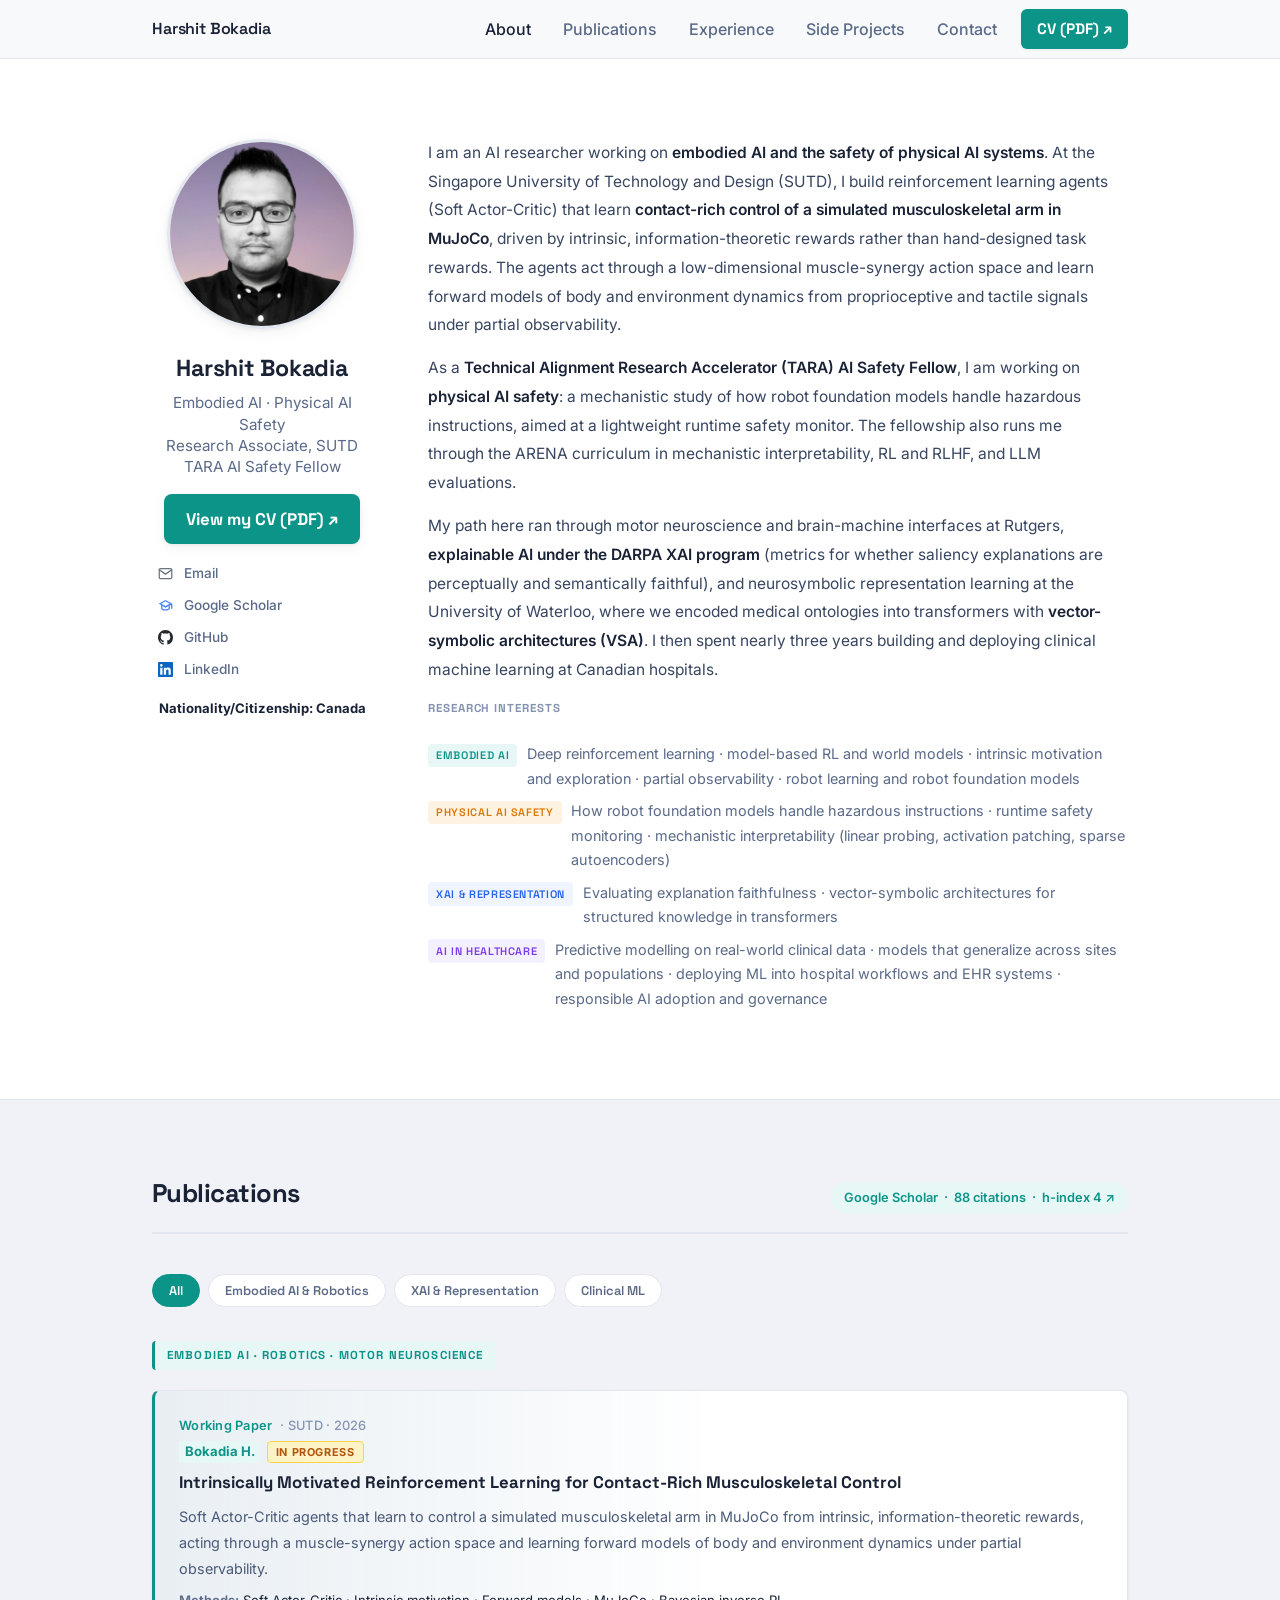
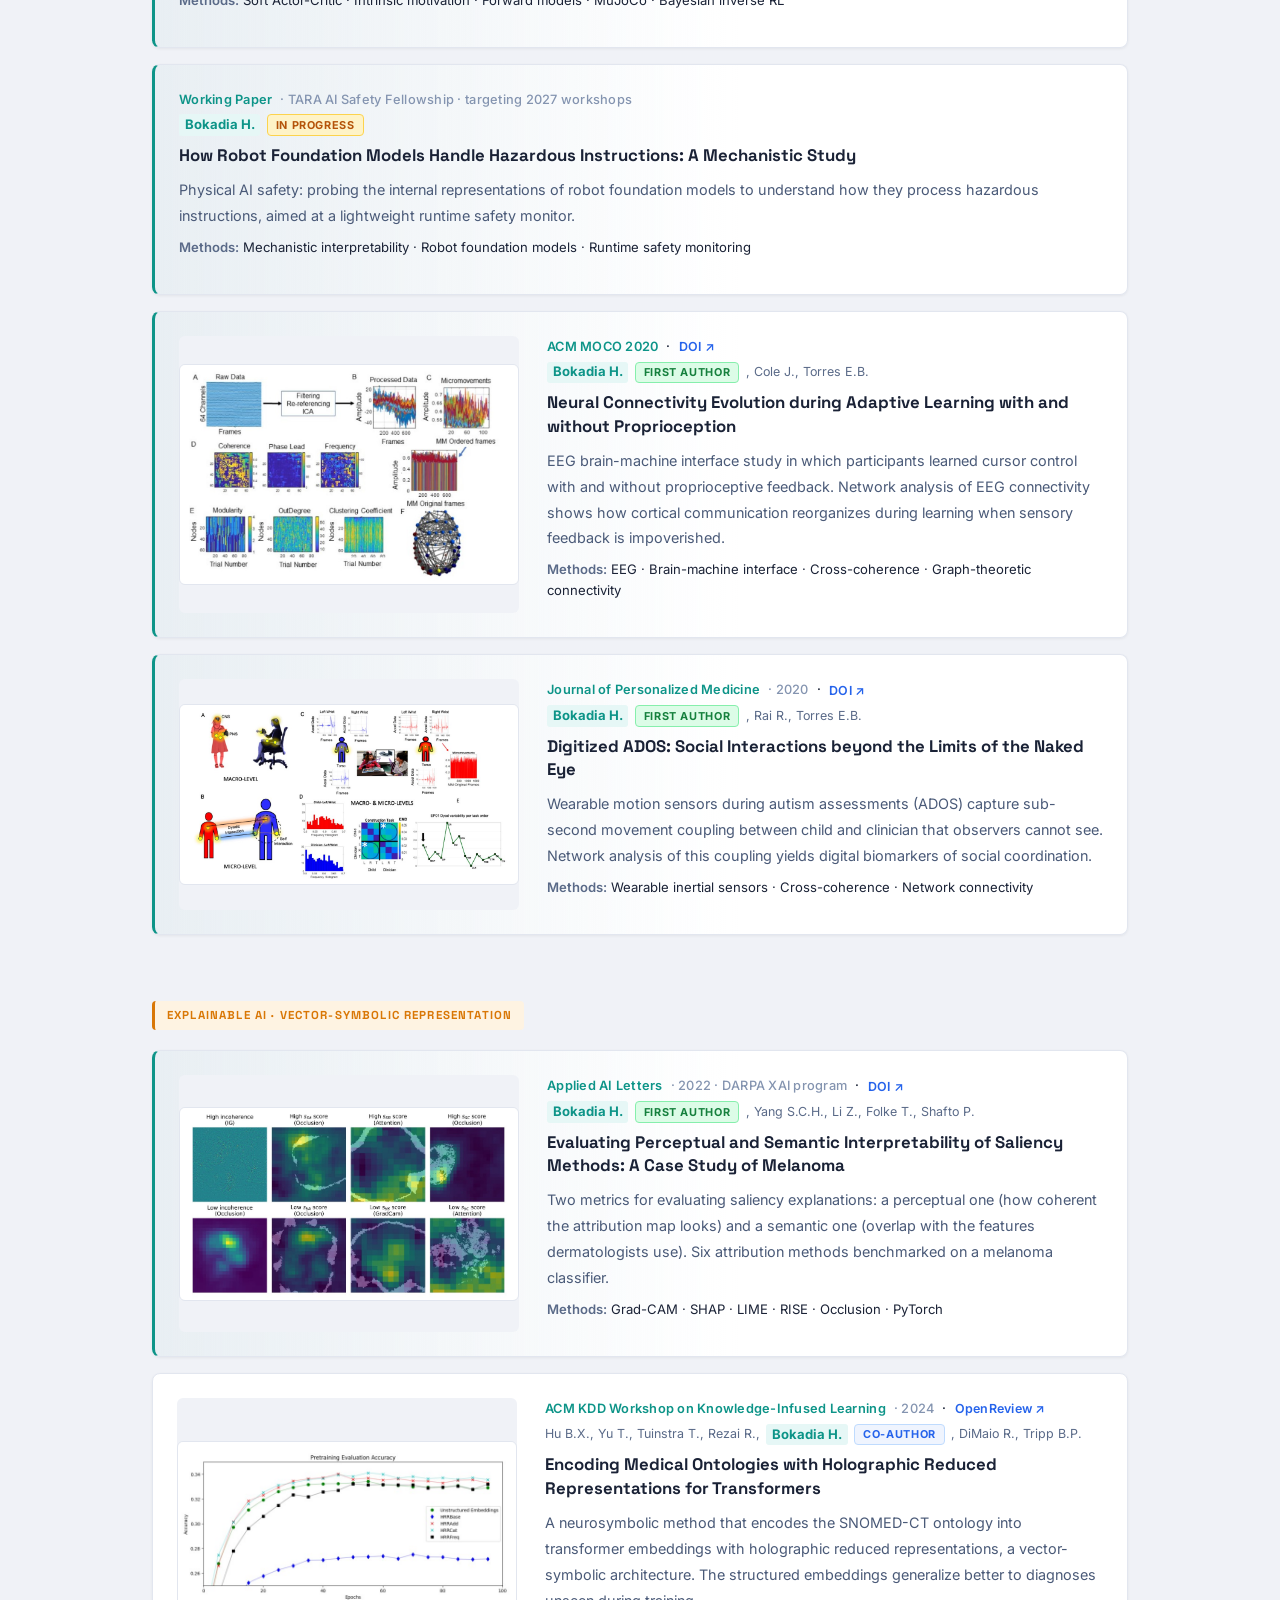
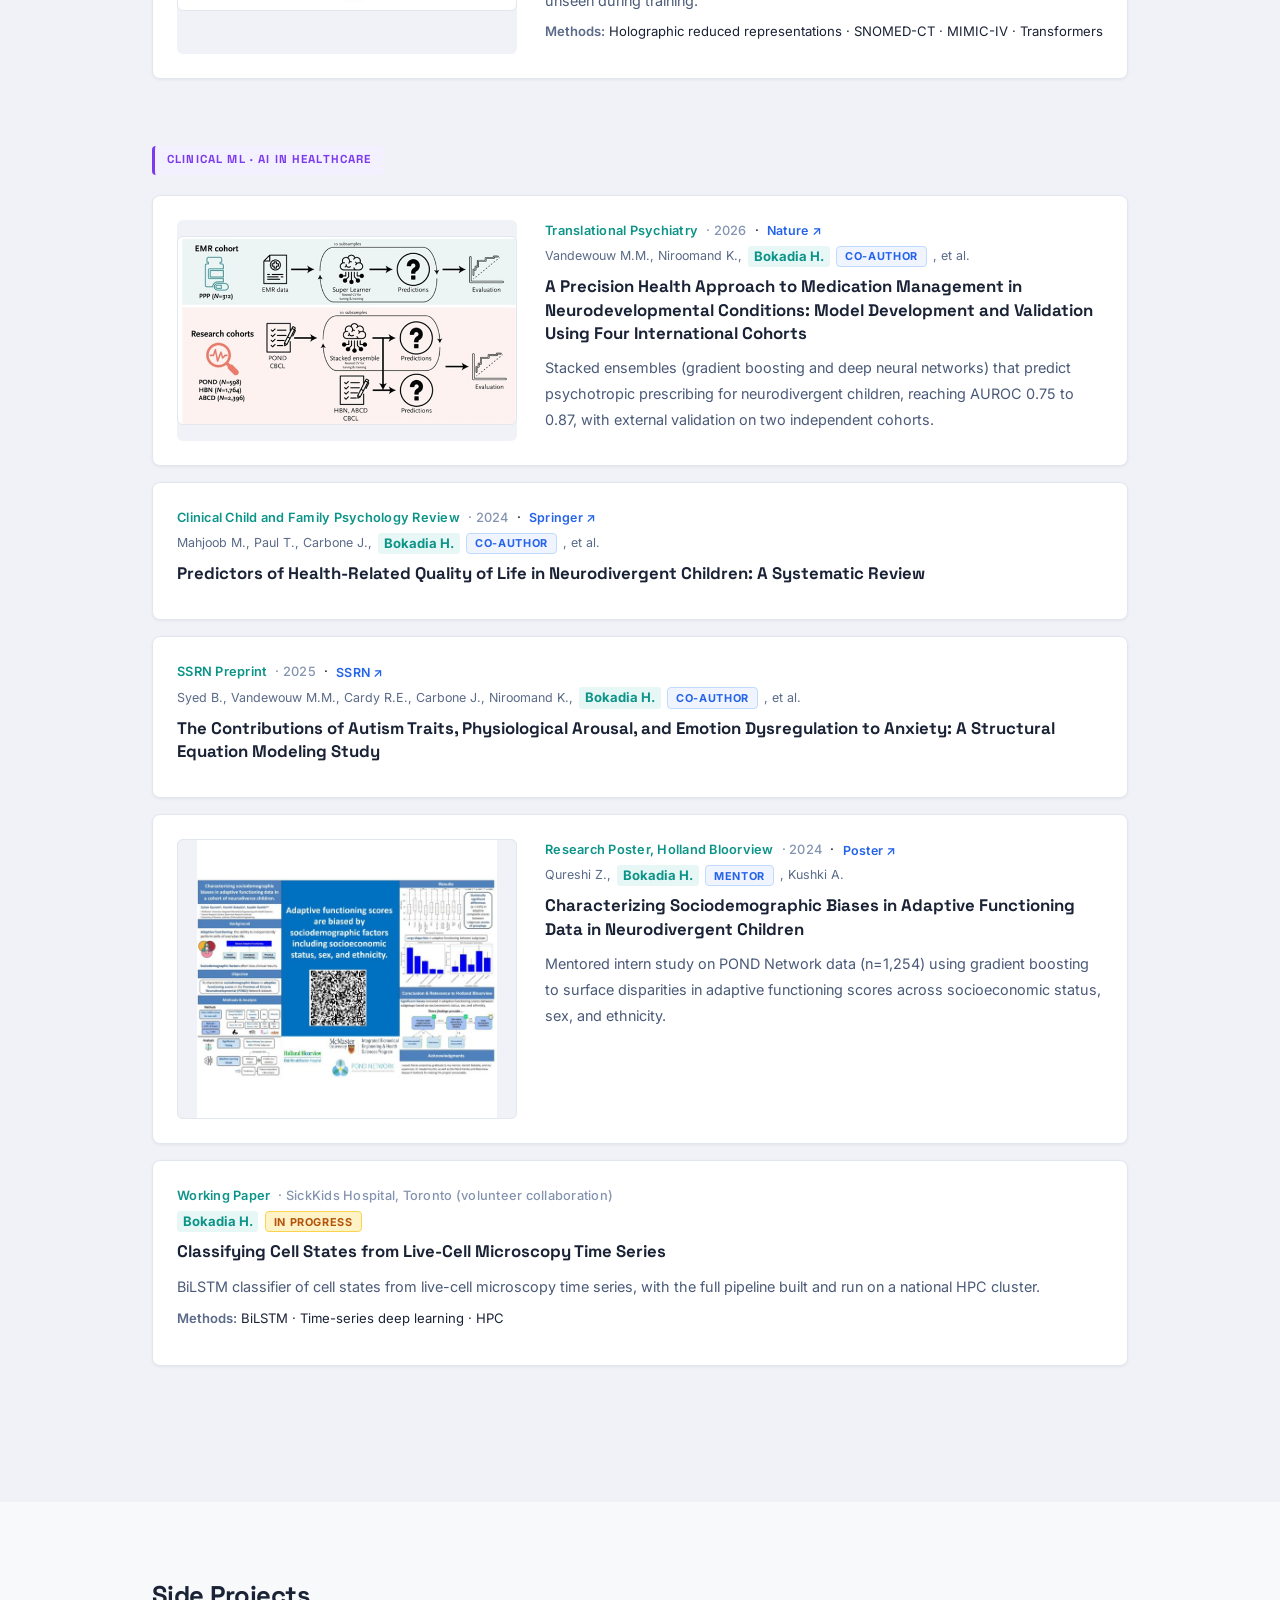
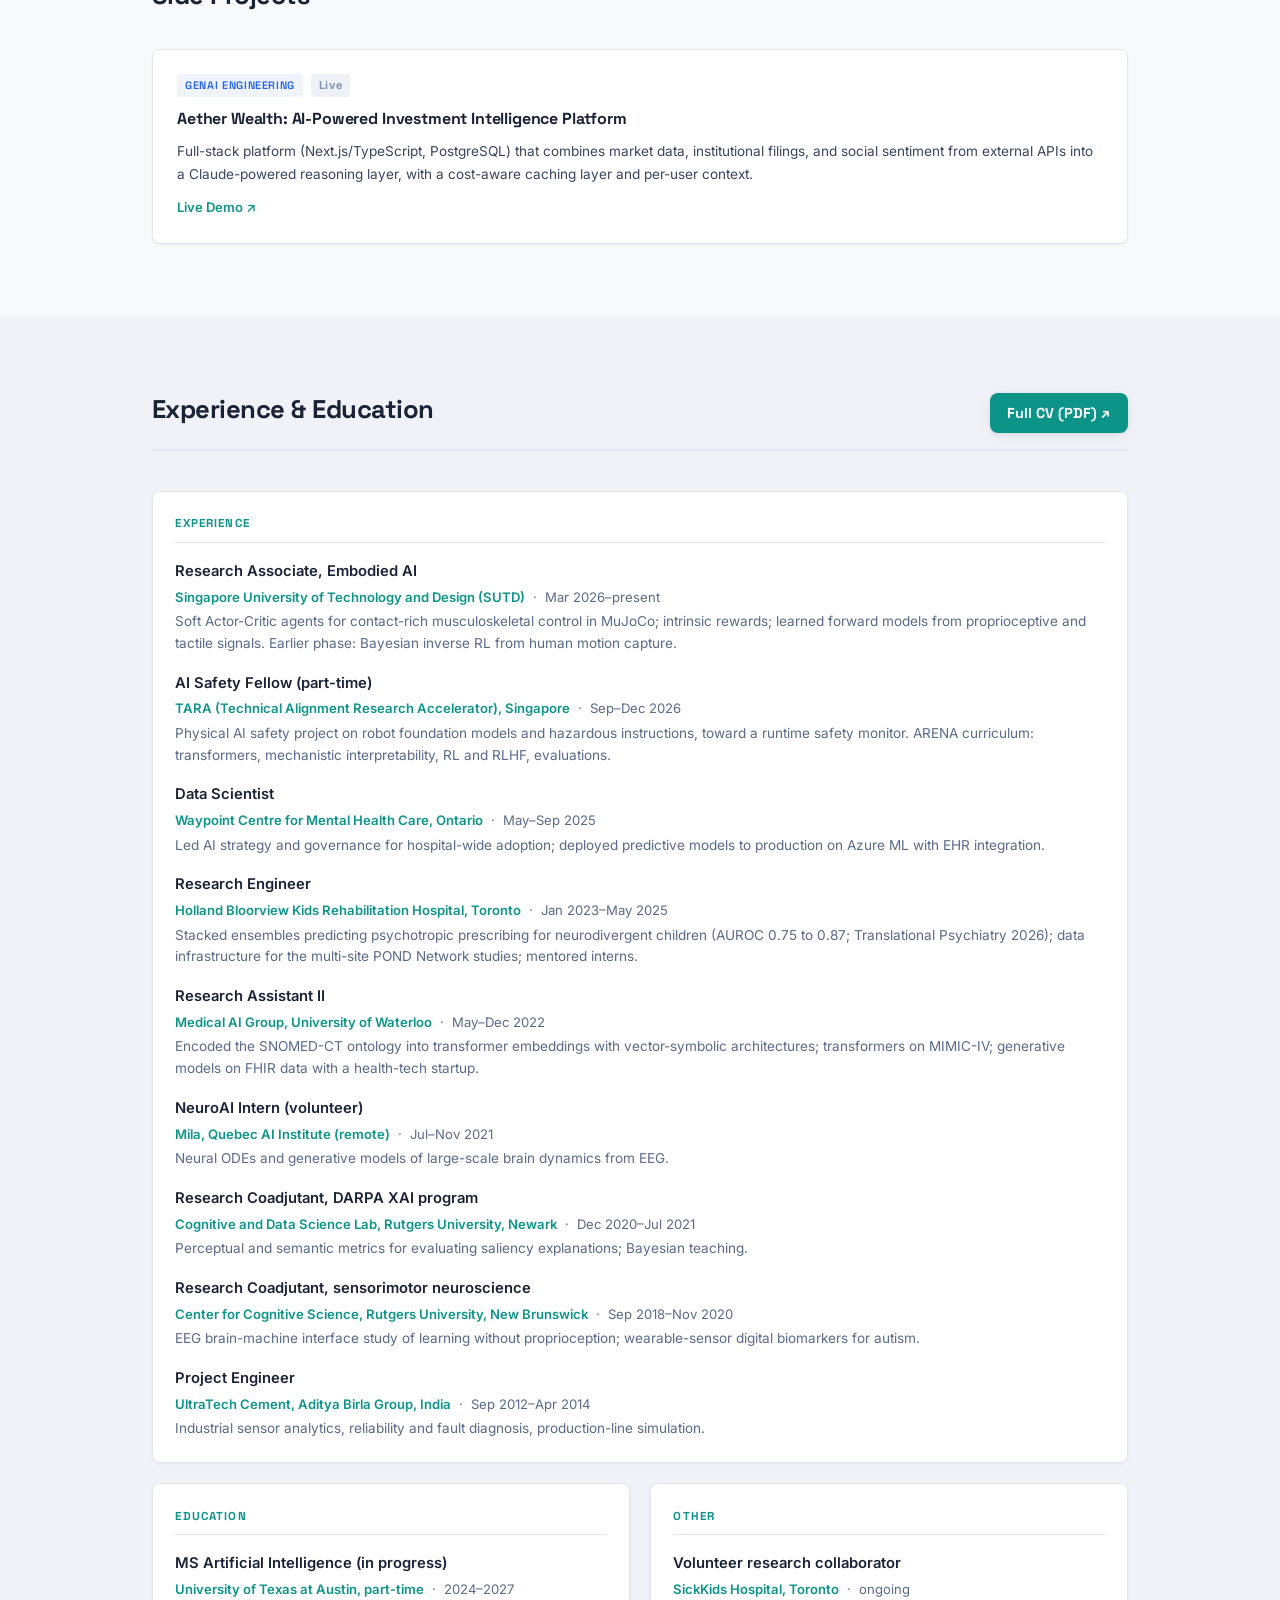
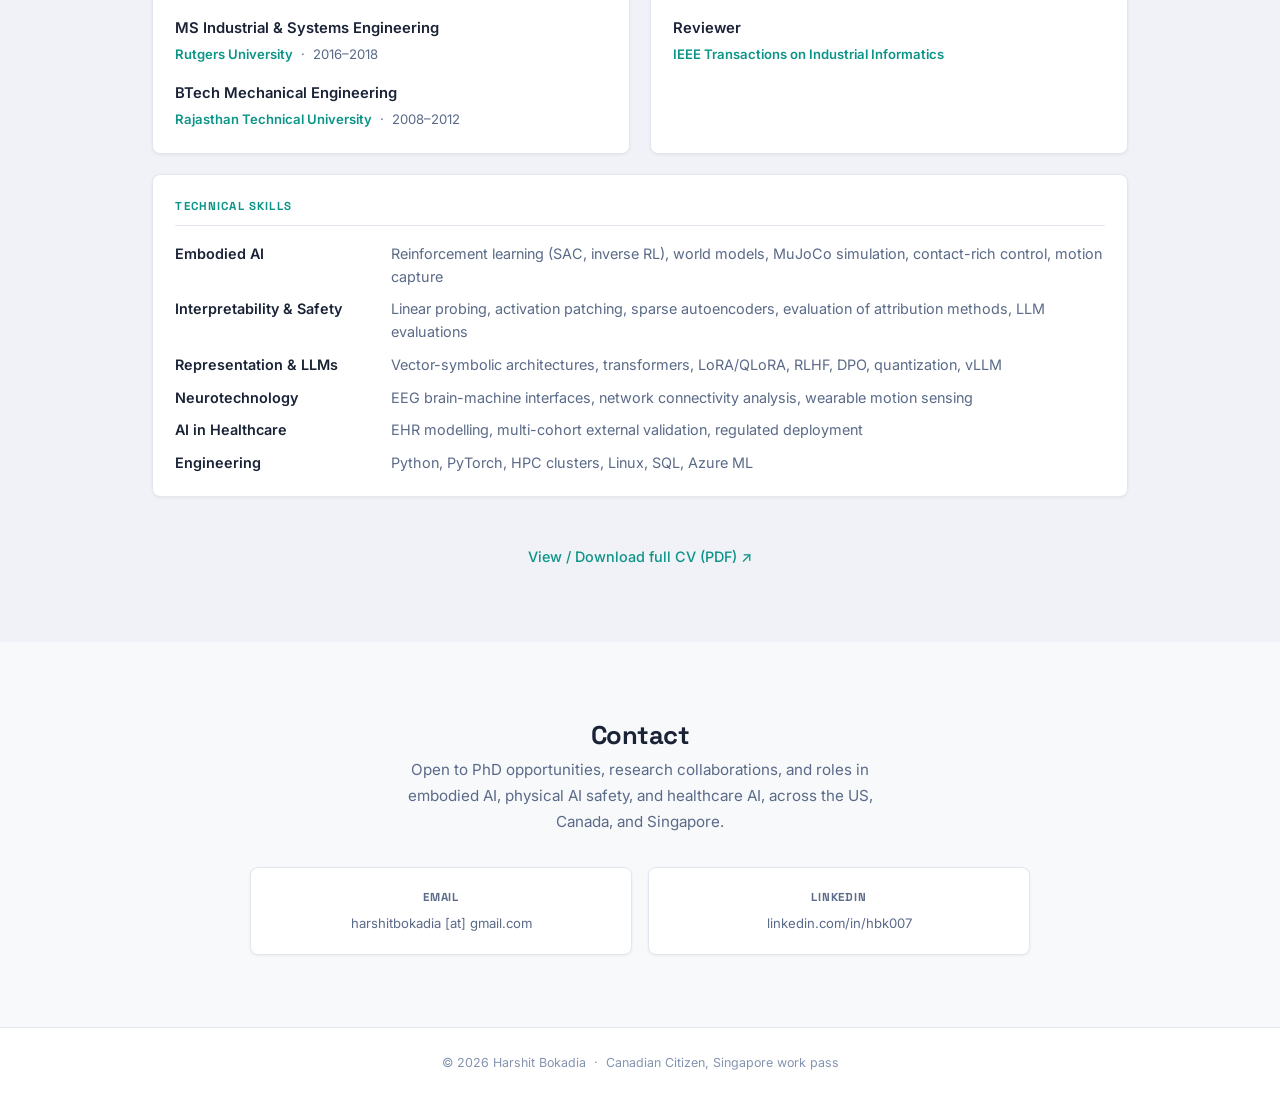
<file: index.html>
<!DOCTYPE html>
<html lang="en">
<head>
  <meta charset="UTF-8" />
  <meta name="viewport" content="width=device-width, initial-scale=1.0" />
  <title>Harshit Bokadia | AI Researcher</title>
  <link rel="stylesheet" href="styles.css" />
  <link rel="preconnect" href="https://fonts.googleapis.com" />
  <link rel="preconnect" href="https://fonts.gstatic.com" crossorigin />
  <link href="https://fonts.googleapis.com/css2?family=Inter:wght@300;400;500;600&family=Space+Grotesk:wght@400;500;600;700&display=swap" rel="stylesheet" />
</head>
<body>

  <!-- NAV -->
  <nav class="nav">
    <div class="nav-inner">
      <span class="nav-logo">Harshit Bokadia</span>
      <div class="nav-right">
        <ul class="nav-links">
          <li><a href="#about">About</a></li>
          <li><a href="#research">Publications</a></li>
          <li><a href="#experience">Experience</a></li>
          <li><a href="#projects">Side Projects</a></li>
          <li><a href="#contact">Contact</a></li>
        </ul>
        <a class="nav-cv" href="https://drive.google.com/file/d/1RNbBvpKWK87Gv5shCLjQRMqjhh9fxQZf/view?usp=sharing" target="_blank" rel="noopener">CV (PDF) ↗</a>
        <button class="nav-toggle" aria-label="Toggle menu">&#9776;</button>
      </div>
    </div>
  </nav>

  <!-- HERO -->
  <section id="about" class="hero">
    <div class="container hero-grid">

      <div class="hero-sidebar">
        <div class="hero-photo-wrap">
          <img src="assets/photo.jpg" alt="Harshit Bokadia" class="hero-photo" />
        </div>
        <div class="hero-sidebar-info">
          <h1 class="hero-name-side">Harshit Bokadia</h1>
          <p class="hero-role-side">Embodied AI · Physical AI Safety<br />Research Associate, SUTD<br />TARA AI Safety Fellow</p>
          <a class="cv-cta" href="https://drive.google.com/file/d/1RNbBvpKWK87Gv5shCLjQRMqjhh9fxQZf/view?usp=sharing" target="_blank" rel="noopener">View my CV (PDF) ↗</a>
          <ul class="sidebar-links">
            <li>
              <span class="si-icon si-email">
                <svg width="15" height="15" viewBox="0 0 24 24" fill="none" stroke="currentColor" stroke-width="2" stroke-linecap="round" stroke-linejoin="round"><rect x="2" y="4" width="20" height="16" rx="2"/><polyline points="22,6 12,13 2,6"/></svg>
              </span>
              <a href="mailto:harshitbokadia&#64;gmail&#46;com">Email</a>
            </li>
            <li>
              <span class="si-icon si-scholar">
                <svg width="15" height="15" viewBox="0 0 24 24" fill="currentColor" xmlns="http://www.w3.org/2000/svg">
                  <path d="M12 3L1 9l4 2.18V17c0 1.1 3.13 3 7 3s7-1.9 7-3v-5.82L21 12v5h2V9L12 3zm6.82 6L12 12.72 5.18 9 12 5.28 18.82 9zM17 16.77C16.42 17.28 14.38 18 12 18c-2.38 0-4.42-.72-5-1.23v-3.89l5 2.73 5-2.73v3.89z"/>
                </svg>
              </span>
              <a href="https://scholar.google.ca/citations?user=QxgwOOcAAAAJ&hl=en" target="_blank">Google Scholar</a>
            </li>
            <li>
              <span class="si-icon si-github">
                <svg width="15" height="15" viewBox="0 0 24 24" fill="currentColor"><path d="M12 0C5.37 0 0 5.37 0 12c0 5.31 3.435 9.795 8.205 11.385.6.105.825-.255.825-.57 0-.285-.015-1.23-.015-2.235-3.015.555-3.795-.735-4.035-1.41-.135-.345-.72-1.41-1.23-1.695-.42-.225-1.02-.78-.015-.795.945-.015 1.62.87 1.845 1.23 1.08 1.815 2.805 1.305 3.495.99.105-.78.42-1.305.765-1.605-2.67-.3-5.46-1.335-5.46-5.925 0-1.305.465-2.385 1.23-3.225-.12-.3-.54-1.53.12-3.18 0 0 1.005-.315 3.3 1.23.96-.27 1.98-.405 3-.405s2.04.135 3 .405c2.295-1.56 3.3-1.23 3.3-1.23.66 1.65.24 2.88.12 3.18.765.84 1.23 1.905 1.23 3.225 0 4.605-2.805 5.625-5.475 5.925.435.375.81 1.095.81 2.22 0 1.605-.015 2.895-.015 3.3 0 .315.225.69.825.57A12.02 12.02 0 0 0 24 12c0-6.63-5.37-12-12-12z"/></svg>
              </span>
              <a href="https://github.com/hbk008" target="_blank">GitHub</a>
            </li>
            <li>
              <span class="si-icon si-linkedin">
                <svg width="15" height="15" viewBox="0 0 24 24" fill="currentColor"><path d="M20.447 20.452h-3.554v-5.569c0-1.328-.027-3.037-1.852-3.037-1.853 0-2.136 1.445-2.136 2.939v5.667H9.351V9h3.414v1.561h.046c.477-.9 1.637-1.85 3.37-1.85 3.601 0 4.267 2.37 4.267 5.455v6.286zM5.337 7.433a2.062 2.062 0 0 1-2.063-2.065 2.064 2.064 0 1 1 2.063 2.065zm1.782 13.019H3.555V9h3.564v11.452zM22.225 0H1.771C.792 0 0 .774 0 1.729v20.542C0 23.227.792 24 1.771 24h20.451C23.2 24 24 23.227 24 22.271V1.729C24 .774 23.2 0 22.222 0h.003z"/></svg>
              </span>
              <a href="https://www.linkedin.com/in/hbk007/" target="_blank">LinkedIn</a>
            </li>
          </ul>
          <p class="sidebar-nationality"><strong>Nationality/Citizenship: Canada</strong></p>
        </div>
      </div>

      <div class="hero-text">
        <p class="hero-bio">
          I am an AI researcher working on <strong>embodied AI and the safety of physical AI
          systems</strong>. At the Singapore University of Technology and Design (SUTD), I build
          reinforcement learning agents (Soft Actor-Critic) that learn <strong>contact-rich control
          of a simulated musculoskeletal arm in MuJoCo</strong>, driven by intrinsic,
          information-theoretic rewards rather than hand-designed task rewards. The agents act
          through a low-dimensional muscle-synergy action space and learn forward models of body and
          environment dynamics from proprioceptive and tactile signals under partial observability.
        </p>
        <p class="hero-bio">
          As a <strong>Technical Alignment Research Accelerator (TARA) AI Safety Fellow</strong>, I am
          working on <strong>physical AI safety</strong>: a mechanistic study of how robot foundation
          models handle hazardous instructions, aimed at a lightweight runtime safety monitor. The
          fellowship also runs me through the ARENA curriculum in mechanistic interpretability,
          RL and RLHF, and LLM evaluations.
        </p>
        <p class="hero-bio">
          My path here ran through motor neuroscience and brain-machine interfaces at Rutgers,
          <strong>explainable AI under the DARPA XAI program</strong> (metrics for whether saliency
          explanations are perceptually and semantically faithful), and neurosymbolic representation
          learning at the University of Waterloo, where we encoded medical ontologies into transformers
          with <strong>vector-symbolic architectures (VSA)</strong>. I then spent nearly three years
          building and deploying clinical machine learning at Canadian hospitals.
        </p>

        <p class="hero-bio-label">Research interests</p>
        <ul class="focus-list">
          <li><span class="tag tag-teal">Embodied AI</span> Deep reinforcement learning · model-based RL and world models · intrinsic motivation and exploration · partial observability · robot learning and robot foundation models</li>
          <li><span class="tag tag-orange">Physical AI Safety</span> How robot foundation models handle hazardous instructions · runtime safety monitoring · mechanistic interpretability (linear probing, activation patching, sparse autoencoders)</li>
          <li><span class="tag tag-blue">XAI &amp; Representation</span> Evaluating explanation faithfulness · vector-symbolic architectures for structured knowledge in transformers</li>
          <li><span class="tag tag-purple">AI in Healthcare</span> Predictive modelling on real-world clinical data · models that generalize across sites and populations · deploying ML into hospital workflows and EHR systems · responsible AI adoption and governance</li>
        </ul>
      </div>

    </div>
  </section>

  <!-- PUBLICATIONS -->
  <section id="research" class="section section-alt">
    <div class="container">
      <div class="section-header">
        <h2 class="section-title reveal">Publications</h2>
        <a href="https://scholar.google.ca/citations?user=QxgwOOcAAAAJ&hl=en" target="_blank" class="scholar-badge">
          Google Scholar &nbsp;·&nbsp; 88 citations &nbsp;·&nbsp; h-index 4 ↗
        </a>
      </div>

      <div class="pub-tabs">
        <button class="pub-tab active" data-tab="all">All</button>
        <button class="pub-tab" data-tab="embodied">Embodied AI &amp; Robotics</button>
        <button class="pub-tab" data-tab="xai">XAI &amp; Representation</button>
        <button class="pub-tab" data-tab="clinical">Clinical ML</button>
      </div>

      <div class="pub-groups">

      <!-- Embodied AI & Robotics -->
      <div class="pub-group" data-tab="embodied">
        <h3 class="pub-group-label label-teal">Embodied AI · Robotics · Motor Neuroscience</h3>

        <div class="pub-row pub-row-full reveal featured-pub">
          <div class="pub-content">
            <p class="pub-venue"><span class="pub-journal">Working Paper</span> <span class="pub-meta-info">· SUTD · 2026</span></p>
            <p class="pub-authors"><span class="author-me">Bokadia H.</span> <span class="wip-badge">In Progress</span></p>
            <p class="pub-title">Intrinsically Motivated Reinforcement Learning for Contact-Rich Musculoskeletal Control</p>
            <p class="pub-desc">
              Soft Actor-Critic agents that learn to control a simulated musculoskeletal arm in MuJoCo
              from intrinsic, information-theoretic rewards, acting through a muscle-synergy action space
              and learning forward models of body and environment dynamics under partial observability.
            </p>
            <p class="pub-methods"><strong>Methods:</strong> Soft Actor-Critic · Intrinsic motivation · Forward models · MuJoCo · Bayesian inverse RL</p>
          </div>
        </div>

        <div class="pub-row pub-row-full reveal featured-pub">
          <div class="pub-content">
            <p class="pub-venue"><span class="pub-journal">Working Paper</span> <span class="pub-meta-info">· TARA AI Safety Fellowship · targeting 2027 workshops</span></p>
            <p class="pub-authors"><span class="author-me">Bokadia H.</span> <span class="wip-badge">In Progress</span></p>
            <p class="pub-title">How Robot Foundation Models Handle Hazardous Instructions: A Mechanistic Study</p>
            <p class="pub-desc">
              Physical AI safety: probing the internal representations of robot foundation models to
              understand how they process hazardous instructions, aimed at a lightweight runtime
              safety monitor.
            </p>
            <p class="pub-methods"><strong>Methods:</strong> Mechanistic interpretability · Robot foundation models · Runtime safety monitoring</p>
          </div>
        </div>

        <div class="pub-row reveal featured-pub">
          <div class="pub-figure">
            <img src="assets/moco.jpg" alt="EEG neural connectivity pipeline" />
          </div>
          <div class="pub-content">
            <p class="pub-venue"><span class="pub-journal">ACM MOCO 2020</span> · <a href="https://doi.org/10.1145/3401956.3404232" target="_blank">DOI ↗</a></p>
            <p class="pub-authors"><span class="author-me">Bokadia H.</span> <span class="first-author-badge">First Author</span> <span class="author-other">, Cole J., Torres E.B.</span></p>
            <p class="pub-title">Neural Connectivity Evolution during Adaptive Learning with and without Proprioception</p>
            <p class="pub-desc">
              EEG brain-machine interface study in which participants learned cursor control with and
              without proprioceptive feedback. Network analysis of EEG connectivity shows how cortical
              communication reorganizes during learning when sensory feedback is impoverished.
            </p>
            <p class="pub-methods"><strong>Methods:</strong> EEG · Brain-machine interface · Cross-coherence · Graph-theoretic connectivity</p>
          </div>
        </div>

        <div class="pub-row reveal featured-pub">
          <div class="pub-figure">
            <img src="assets/ados.jpg" alt="Digitized ADOS biosensor figure" />
          </div>
          <div class="pub-content">
            <p class="pub-venue"><span class="pub-journal">Journal of Personalized Medicine</span> <span class="pub-meta-info">· 2020</span> · <a href="https://doi.org/10.3390/jpm10040159" target="_blank">DOI ↗</a></p>
            <p class="pub-authors"><span class="author-me">Bokadia H.</span> <span class="first-author-badge">First Author</span> <span class="author-other">, Rai R., Torres E.B.</span></p>
            <p class="pub-title">Digitized ADOS: Social Interactions beyond the Limits of the Naked Eye</p>
            <p class="pub-desc">
              Wearable motion sensors during autism assessments (ADOS) capture sub-second movement
              coupling between child and clinician that observers cannot see. Network analysis of this
              coupling yields digital biomarkers of social coordination.
            </p>
            <p class="pub-methods"><strong>Methods:</strong> Wearable inertial sensors · Cross-coherence · Network connectivity</p>
          </div>
        </div>
      </div>

      <!-- XAI & Representation -->
      <div class="pub-group" data-tab="xai">
        <h3 class="pub-group-label label-orange">Explainable AI · Vector-Symbolic Representation</h3>

        <div class="pub-row reveal featured-pub">
          <div class="pub-figure">
            <img src="assets/xai.jpg" alt="Saliency map comparison grid for melanoma" />
          </div>
          <div class="pub-content">
            <p class="pub-venue"><span class="pub-journal">Applied AI Letters</span> <span class="pub-meta-info">· 2022 · DARPA XAI program</span> · <a href="https://doi.org/10.1002/ail2.77" target="_blank">DOI ↗</a></p>
            <p class="pub-authors"><span class="author-me">Bokadia H.</span> <span class="first-author-badge">First Author</span> <span class="author-other">, Yang S.C.H., Li Z., Folke T., Shafto P.</span></p>
            <p class="pub-title">Evaluating Perceptual and Semantic Interpretability of Saliency Methods: A Case Study of Melanoma</p>
            <p class="pub-desc">
              Two metrics for evaluating saliency explanations: a perceptual one (how coherent the
              attribution map looks) and a semantic one (overlap with the features dermatologists use).
              Six attribution methods benchmarked on a melanoma classifier.
            </p>
            <p class="pub-methods"><strong>Methods:</strong> Grad-CAM · SHAP · LIME · RISE · Occlusion · PyTorch</p>
          </div>
        </div>

        <div class="pub-row reveal">
          <div class="pub-figure">
            <img src="assets/kdd.jpg" alt="HRR embedding visualization" />
          </div>
          <div class="pub-content">
            <p class="pub-venue"><span class="pub-journal">ACM KDD Workshop on Knowledge-Infused Learning</span> <span class="pub-meta-info">· 2024</span> · <a href="https://openreview.net/forum?id=LN4zA2D8vd" target="_blank">OpenReview ↗</a></p>
            <p class="pub-authors"><span class="author-other">Hu B.X., Yu T., Tuinstra T., Rezai R., </span><span class="author-me">Bokadia H.</span> <span class="coauthor-badge">Co-Author</span><span class="author-other">, DiMaio R., Tripp B.P.</span></p>
            <p class="pub-title">Encoding Medical Ontologies with Holographic Reduced Representations for Transformers</p>
            <p class="pub-desc">
              A neurosymbolic method that encodes the SNOMED-CT ontology into transformer embeddings with
              holographic reduced representations, a vector-symbolic architecture. The structured embeddings
              generalize better to diagnoses unseen during training.
            </p>
            <p class="pub-methods"><strong>Methods:</strong> Holographic reduced representations · SNOMED-CT · MIMIC-IV · Transformers</p>
          </div>
        </div>
      </div>

      <!-- Clinical ML -->
      <div class="pub-group" data-tab="clinical">
        <h3 class="pub-group-label label-purple">Clinical ML · AI in Healthcare</h3>

        <div class="pub-row reveal">
          <div class="pub-figure">
            <img src="assets/meds.jpg" alt="Study pipeline: EMR and research cohorts feeding stacked-ensemble models with external validation" />
          </div>
          <div class="pub-content">
            <p class="pub-venue"><span class="pub-journal">Translational Psychiatry</span> <span class="pub-meta-info">· 2026</span> · <a href="https://www.nature.com/articles/s41398-026-04541-1" target="_blank">Nature ↗</a></p>
            <p class="pub-authors"><span class="author-other">Vandewouw M.M., Niroomand K., </span><span class="author-me">Bokadia H.</span> <span class="coauthor-badge">Co-Author</span><span class="author-other">, et al.</span></p>
            <p class="pub-title">A Precision Health Approach to Medication Management in Neurodevelopmental Conditions: Model Development and Validation Using Four International Cohorts</p>
            <p class="pub-desc">
              Stacked ensembles (gradient boosting and deep neural networks) that predict psychotropic
              prescribing for neurodivergent children, reaching AUROC 0.75 to 0.87, with external
              validation on two independent cohorts.
            </p>
          </div>
        </div>

        <div class="pub-row pub-row-full reveal">
          <div class="pub-content">
            <p class="pub-venue"><span class="pub-journal">Clinical Child and Family Psychology Review</span> <span class="pub-meta-info">· 2024</span> · <a href="https://link.springer.com/article/10.1007/s10567-023-00462-3" target="_blank">Springer ↗</a></p>
            <p class="pub-authors"><span class="author-other">Mahjoob M., Paul T., Carbone J., </span><span class="author-me">Bokadia H.</span> <span class="coauthor-badge">Co-Author</span><span class="author-other">, et al.</span></p>
            <p class="pub-title">Predictors of Health-Related Quality of Life in Neurodivergent Children: A Systematic Review</p>
          </div>
        </div>

        <div class="pub-row pub-row-full reveal">
          <div class="pub-content">
            <p class="pub-venue"><span class="pub-journal">SSRN Preprint</span> <span class="pub-meta-info">· 2025</span> · <a href="https://papers.ssrn.com/sol3/papers.cfm?abstract_id=5270022" target="_blank">SSRN ↗</a></p>
            <p class="pub-authors"><span class="author-other">Syed B., Vandewouw M.M., Cardy R.E., Carbone J., Niroomand K., </span><span class="author-me">Bokadia H.</span> <span class="coauthor-badge">Co-Author</span><span class="author-other">, et al.</span></p>
            <p class="pub-title">The Contributions of Autism Traits, Physiological Arousal, and Emotion Dysregulation to Anxiety: A Structural Equation Modeling Study</p>
          </div>
        </div>

        <div class="pub-row reveal">
          <div class="pub-figure">
            <img src="assets/zuhair.jpg" alt="Research poster on sociodemographic bias in adaptive functioning data" />
          </div>
          <div class="pub-content">
            <p class="pub-venue"><span class="pub-journal">Research Poster, Holland Bloorview</span> <span class="pub-meta-info">· 2024</span> · <a href="https://hollandbloorview.ca/sites/default/files/2024-07/Zuhair%20Qureshi%20poster.pdf" target="_blank">Poster ↗</a></p>
            <p class="pub-authors"><span class="author-other">Qureshi Z., </span><span class="author-me">Bokadia H.</span> <span class="coauthor-badge">Mentor</span><span class="author-other">, Kushki A.</span></p>
            <p class="pub-title">Characterizing Sociodemographic Biases in Adaptive Functioning Data in Neurodivergent Children</p>
            <p class="pub-desc">
              Mentored intern study on POND Network data (n=1,254) using gradient boosting to surface
              disparities in adaptive functioning scores across socioeconomic status, sex, and ethnicity.
            </p>
          </div>
        </div>

        <div class="pub-row pub-row-full reveal">
          <div class="pub-content">
            <p class="pub-venue"><span class="pub-journal">Working Paper</span> <span class="pub-meta-info">· SickKids Hospital, Toronto (volunteer collaboration)</span></p>
            <p class="pub-authors"><span class="author-me">Bokadia H.</span> <span class="wip-badge">In Progress</span></p>
            <p class="pub-title">Classifying Cell States from Live-Cell Microscopy Time Series</p>
            <p class="pub-desc">
              BiLSTM classifier of cell states from live-cell microscopy time series, with the full
              pipeline built and run on a national HPC cluster.
            </p>
            <p class="pub-methods"><strong>Methods:</strong> BiLSTM · Time-series deep learning · HPC</p>
          </div>
        </div>
      </div>

      </div>
    </div>
  </section>

  <!-- SIDE PROJECTS -->
  <section id="projects" class="section">
    <div class="container">
      <h2 class="section-title reveal" style="margin-bottom:2rem;">Side Projects</h2>

      <div class="projects-grid">
        <div class="project-card reveal">
          <div class="project-meta">
            <span class="tag tag-blue">GenAI Engineering</span>
            <span class="project-status">Live</span>
          </div>
          <p class="project-title">Aether Wealth: AI-Powered Investment Intelligence Platform</p>
          <p class="project-desc">Full-stack platform (Next.js/TypeScript, PostgreSQL) that combines market data, institutional filings, and social sentiment from external APIs into a Claude-powered reasoning layer, with a cost-aware caching layer and per-user context.</p>
          <a class="project-link" href="https://aether-wealth.vercel.app/" target="_blank">Live Demo ↗</a>
        </div>
      </div>
    </div>
  </section>

  <!-- EXPERIENCE -->
  <section id="experience" class="section section-alt">
    <div class="container">
      <div class="section-header">
        <h2 class="section-title reveal">Experience &amp; Education</h2>
        <a class="cv-cta cv-cta-inline" href="https://drive.google.com/file/d/1RNbBvpKWK87Gv5shCLjQRMqjhh9fxQZf/view?usp=sharing" target="_blank" rel="noopener">Full CV (PDF) ↗</a>
      </div>

      <div class="cv-grid">
        <div class="cv-block cv-block-wide reveal">
          <h3 class="cv-heading">Experience</h3>
          <ul class="cv-list">
            <li>
              <strong>Research Associate, Embodied AI</strong>
              <span class="cv-where"><span class="cv-org">Singapore University of Technology and Design (SUTD)</span> &nbsp;·&nbsp; Mar 2026–present</span>
              <span class="cv-note">Soft Actor-Critic agents for contact-rich musculoskeletal control in MuJoCo; intrinsic rewards; learned forward models from proprioceptive and tactile signals. Earlier phase: Bayesian inverse RL from human motion capture.</span>
            </li>
            <li>
              <strong>AI Safety Fellow (part-time)</strong>
              <span class="cv-where"><span class="cv-org">TARA (Technical Alignment Research Accelerator), Singapore</span> &nbsp;·&nbsp; Sep–Dec 2026</span>
              <span class="cv-note">Physical AI safety project on robot foundation models and hazardous instructions, toward a runtime safety monitor. ARENA curriculum: transformers, mechanistic interpretability, RL and RLHF, evaluations.</span>
            </li>
            <li>
              <strong>Data Scientist</strong>
              <span class="cv-where"><span class="cv-org">Waypoint Centre for Mental Health Care, Ontario</span> &nbsp;·&nbsp; May–Sep 2025</span>
              <span class="cv-note">Led AI strategy and governance for hospital-wide adoption; deployed predictive models to production on Azure ML with EHR integration.</span>
            </li>
            <li>
              <strong>Research Engineer</strong>
              <span class="cv-where"><span class="cv-org">Holland Bloorview Kids Rehabilitation Hospital, Toronto</span> &nbsp;·&nbsp; Jan 2023–May 2025</span>
              <span class="cv-note">Stacked ensembles predicting psychotropic prescribing for neurodivergent children (AUROC 0.75 to 0.87; Translational Psychiatry 2026); data infrastructure for the multi-site POND Network studies; mentored interns.</span>
            </li>
            <li>
              <strong>Research Assistant II</strong>
              <span class="cv-where"><span class="cv-org">Medical AI Group, University of Waterloo</span> &nbsp;·&nbsp; May–Dec 2022</span>
              <span class="cv-note">Encoded the SNOMED-CT ontology into transformer embeddings with vector-symbolic architectures; transformers on MIMIC-IV; generative models on FHIR data with a health-tech startup.</span>
            </li>
            <li>
              <strong>NeuroAI Intern (volunteer)</strong>
              <span class="cv-where"><span class="cv-org">Mila, Quebec AI Institute (remote)</span> &nbsp;·&nbsp; Jul–Nov 2021</span>
              <span class="cv-note">Neural ODEs and generative models of large-scale brain dynamics from EEG.</span>
            </li>
            <li>
              <strong>Research Coadjutant, DARPA XAI program</strong>
              <span class="cv-where"><span class="cv-org">Cognitive and Data Science Lab, Rutgers University, Newark</span> &nbsp;·&nbsp; Dec 2020–Jul 2021</span>
              <span class="cv-note">Perceptual and semantic metrics for evaluating saliency explanations; Bayesian teaching.</span>
            </li>
            <li>
              <strong>Research Coadjutant, sensorimotor neuroscience</strong>
              <span class="cv-where"><span class="cv-org">Center for Cognitive Science, Rutgers University, New Brunswick</span> &nbsp;·&nbsp; Sep 2018–Nov 2020</span>
              <span class="cv-note">EEG brain-machine interface study of learning without proprioception; wearable-sensor digital biomarkers for autism.</span>
            </li>
            <li>
              <strong>Project Engineer</strong>
              <span class="cv-where"><span class="cv-org">UltraTech Cement, Aditya Birla Group, India</span> &nbsp;·&nbsp; Sep 2012–Apr 2014</span>
              <span class="cv-note">Industrial sensor analytics, reliability and fault diagnosis, production-line simulation.</span>
            </li>
          </ul>
        </div>

        <div class="cv-block reveal">
          <h3 class="cv-heading">Education</h3>
          <ul class="cv-list">
            <li>
              <strong>MS Artificial Intelligence (in progress)</strong>
              <span class="cv-where"><span class="cv-org">University of Texas at Austin, part-time</span> &nbsp;·&nbsp; 2024–2027</span>
            </li>
            <li>
              <strong>MS Industrial &amp; Systems Engineering</strong>
              <span class="cv-where"><span class="cv-org">Rutgers University</span> &nbsp;·&nbsp; 2016–2018</span>
            </li>
            <li>
              <strong>BTech Mechanical Engineering</strong>
              <span class="cv-where"><span class="cv-org">Rajasthan Technical University</span> &nbsp;·&nbsp; 2008–2012</span>
            </li>
          </ul>
        </div>

        <div class="cv-block reveal">
          <h3 class="cv-heading">Other</h3>
          <ul class="cv-list">
            <li>
              <strong>Volunteer research collaborator</strong>
              <span class="cv-where"><span class="cv-org">SickKids Hospital, Toronto</span> &nbsp;·&nbsp; ongoing</span>
            </li>
            <li>
              <strong>Reviewer</strong>
              <span class="cv-where"><span class="cv-org">IEEE Transactions on Industrial Informatics</span></span>
            </li>
          </ul>
        </div>

        <div class="cv-block cv-block-wide reveal">
          <h3 class="cv-heading">Technical Skills</h3>
          <ul class="skills-list">
            <li><span class="skills-cat">Embodied AI</span><span class="skills-val">Reinforcement learning (SAC, inverse RL), world models, MuJoCo simulation, contact-rich control, motion capture</span></li>
            <li><span class="skills-cat">Interpretability &amp; Safety</span><span class="skills-val">Linear probing, activation patching, sparse autoencoders, evaluation of attribution methods, LLM evaluations</span></li>
            <li><span class="skills-cat">Representation &amp; LLMs</span><span class="skills-val">Vector-symbolic architectures, transformers, LoRA/QLoRA, RLHF, DPO, quantization, vLLM</span></li>
            <li><span class="skills-cat">Neurotechnology</span><span class="skills-val">EEG brain-machine interfaces, network connectivity analysis, wearable motion sensing</span></li>
            <li><span class="skills-cat">AI in Healthcare</span><span class="skills-val">EHR modelling, multi-cohort external validation, regulated deployment</span></li>
            <li><span class="skills-cat">Engineering</span><span class="skills-val">Python, PyTorch, HPC clusters, Linux, SQL, Azure ML</span></li>
          </ul>
        </div>
      </div>

      <div class="cv-download">
        <p class="cv-request-note"><a href="https://drive.google.com/file/d/1RNbBvpKWK87Gv5shCLjQRMqjhh9fxQZf/view?usp=sharing" target="_blank">View / Download full CV (PDF) ↗</a></p>
      </div>
    </div>
  </section>

  <!-- CONTACT -->
  <section id="contact" class="section">
    <div class="container contact-section">
      <h2 class="section-title reveal">Contact</h2>
      <p class="contact-intro">
        Open to PhD opportunities, research collaborations, and roles in embodied AI, physical AI
        safety, and healthcare AI, across the US, Canada, and Singapore.
      </p>

      <div class="contact-grid">
        <a class="contact-card" href="mailto:harshitbokadia&#64;gmail&#46;com">
          <span class="contact-label">Email</span>
          <span class="contact-val">harshitbokadia [at] gmail.com</span>
        </a>
        <a class="contact-card" href="https://www.linkedin.com/in/hbk007/" target="_blank">
          <span class="contact-label">LinkedIn</span>
          <span class="contact-val">linkedin.com/in/hbk007</span>
        </a>
      </div>
    </div>
  </section>

  <footer class="footer">
    <div class="container">
      <p>© 2026 Harshit Bokadia &nbsp;·&nbsp; Canadian Citizen, Singapore work pass</p>
    </div>
  </footer>

  <script>
    // Smooth scroll for in-page links
    document.querySelectorAll('a[href^="#"]').forEach(a => {
      a.addEventListener('click', e => {
        e.preventDefault();
        const t = document.querySelector(a.getAttribute('href'));
        if (t) t.scrollIntoView({ behavior: 'smooth' });
        navLinks.classList.remove('open');
      });
    });

    // Mobile menu
    const toggle = document.querySelector('.nav-toggle');
    const navLinks = document.querySelector('.nav-links');
    if (toggle) toggle.addEventListener('click', () => navLinks.classList.toggle('open'));

    // Publication tabs: plain show/hide filter by data-tab
    const tabs = document.querySelectorAll('#research .pub-tab');
    const groups = document.querySelectorAll('#research .pub-group[data-tab]');
    tabs.forEach(tab => {
      tab.addEventListener('click', () => {
        tabs.forEach(t => t.classList.remove('active'));
        tab.classList.add('active');
        const selected = tab.dataset.tab;
        groups.forEach(g => {
          g.style.display = (selected === 'all' || g.dataset.tab === selected) ? 'block' : 'none';
        });
      });
    });

    // Scroll reveal
    const revealObserver = new IntersectionObserver((entries) => {
      entries.forEach(entry => {
        if (entry.isIntersecting) {
          entry.target.classList.add('revealed');
          revealObserver.unobserve(entry.target);
        }
      });
    }, { threshold: 0.08, rootMargin: '0px 0px -40px 0px' });
    document.querySelectorAll('.reveal, .reveal-left, .reveal-right').forEach(el => revealObserver.observe(el));

    // Active nav highlight
    const navObserver = new IntersectionObserver((entries) => {
      entries.forEach(entry => {
        if (entry.isIntersecting) {
          const id = entry.target.getAttribute('id');
          document.querySelectorAll('.nav-links a').forEach(a => {
            a.classList.toggle('active', a.getAttribute('href') === '#' + id);
          });
        }
      });
    }, { threshold: 0.3 });
    document.querySelectorAll('section[id]').forEach(s => navObserver.observe(s));
  </script>

</body>
</html>
</file>
<file: styles.css>
/* ═══════════════════════════════════════════
   DESIGN TOKENS — Light professional theme
   Warm white base, slate text, teal/indigo accents
═══════════════════════════════════════════ */
:root {
  --bg:         #f8f9fb;
  --bg-alt:     #f0f2f7;
  --surface:    #ffffff;
  --border:     #e2e6ef;
  --text:       #1a2236;
  --text-muted: #5a6a88;
  --text-light: #8494b0;

  --teal:       #0d9488;
  --teal-light: #e6f7f6;
  --blue:       #2563eb;
  --blue-light: #eff4fe;
  --orange:     #d97706;
  --orange-light:#fef3e2;
  --purple:     #7c3aed;
  --purple-light:#f3f0ff;
  --green:      #16a34a;
  --green-light:#f0fdf4;
  --rose:       #be123c;
  --rose-light: #fff1f2;

  --font-display: 'Space Grotesk', sans-serif;
  --font-body:    'Inter', sans-serif;
  --radius:       8px;
  --shadow:       0 1px 4px rgba(0,0,0,0.07), 0 4px 16px rgba(0,0,0,0.05);
  --shadow-sm:    0 1px 3px rgba(0,0,0,0.06);
}

/* ─── RESET ─── */
*, *::before, *::after { box-sizing: border-box; margin: 0; padding: 0; }
html { scroll-behavior: smooth; }
body {
  background: var(--bg);
  color: var(--text);
  font-family: var(--font-body);
  font-size: 17px;
  line-height: 1.7;
  -webkit-font-smoothing: antialiased;
}
a { color: var(--teal); text-decoration: none; transition: color 0.15s; }
a:hover { color: var(--blue); }
img { max-width: 100%; display: block; }

.container { max-width: 1040px; margin: 0 auto; padding: 0 2rem; }

/* ═══════ NAV ═══════ */
.nav {
  position: sticky; top: 0; z-index: 100;
  background: rgba(248,249,251,0.95);
  backdrop-filter: blur(10px);
  border-bottom: 1px solid var(--border);
}
.nav-inner {
  max-width: 1040px; margin: 0 auto; padding: 0 2rem;
  height: 58px; display: flex; align-items: center; justify-content: space-between;
}
.nav-logo {
  font-family: var(--font-display); font-weight: 600; font-size: 1rem;
  color: var(--text); letter-spacing: -0.01em;
}
.nav-links { list-style: none; display: flex; gap: 2rem; }
.nav-links a {
  font-size: 1rem; font-weight: 500; color: var(--text-muted);
  transition: color 0.15s;
}
.nav-links a:hover, .nav-links a.active { color: var(--text); }
.nav-toggle { display: none; background: none; border: none; font-size: 1.3rem; cursor: pointer; color: var(--text); }

.coming-soon-note {
  font-size: 1rem;
  color: var(--text-light);
  font-style: italic;
  padding: 3rem 0;
}

/* ═══════ HERO ═══════ */
.hero {
  padding: 5rem 0 4rem;
  background: var(--surface);
  border-bottom: 1px solid var(--border);
}
.hero-grid {
  display: grid;
  grid-template-columns: 220px 1fr;
  gap: 3.5rem;
  align-items: start;
}
.hero-photo {
  width: 240px; height: 240px;
  border-radius: 50%;
  object-fit: cover;
  border: 3px solid var(--border);
  box-shadow: var(--shadow);
}
.hero-name {
  font-family: var(--font-display);
  font-size: clamp(2rem, 4vw, 2.8rem);
  font-weight: 700; line-height: 1.1;
  color: var(--text); margin-bottom: 0.4rem;
  letter-spacing: -0.02em;
}
.hero-tagline {
  font-size: 0.9rem; color: var(--text-muted);
  margin-bottom: 1.5rem; font-weight: 500;
}
.hero-bio {
  font-size: 0.97rem; color: #374560;
  line-height: 1.85; max-width: 680px; margin-bottom: 0.9rem;
}
.hero-bio em { color: var(--teal); font-style: normal; font-weight: 500; }
.hero-bio strong { color: var(--text); font-weight: 600; }

.hero-bio-label {
  font-family: var(--font-display);
  font-size: 0.72rem;
  font-weight: 700;
  letter-spacing: 0.08em;
  text-transform: uppercase;
  color: var(--text-light);
  margin-bottom: 0.6rem;
  margin-top: 0.25rem;
}

.focus-list { list-style: none; margin: 1.5rem 0; display: flex; flex-direction: column; gap: 0.5rem; }
.focus-list li { font-size: 0.9rem; color: var(--text-muted); display: flex; align-items: baseline; gap: 0.6rem; }

.tag {
  font-family: var(--font-display); font-size: 0.68rem; font-weight: 600;
  letter-spacing: 0.06em; text-transform: uppercase;
  border-radius: 4px; padding: 0.15rem 0.5rem; white-space: nowrap; flex-shrink: 0;
}
.tag-teal   { background: var(--teal-light);   color: var(--teal); }
.tag-blue   { background: var(--blue-light);   color: var(--blue); }
.tag-orange { background: var(--orange-light); color: var(--orange); }
.tag-purple { background: var(--purple-light); color: var(--purple); }
.tag-green  { background: var(--green-light);  color: var(--green); }

.hero-links { display: flex; gap: 0.75rem; margin-top: 1.5rem; flex-wrap: wrap; }
.btn {
  font-family: var(--font-display); font-size: 0.85rem; font-weight: 600;
  padding: 0.55rem 1.25rem; border-radius: var(--radius); cursor: pointer;
  transition: all 0.15s; border: none; display: inline-block;
}
.btn-primary { background: var(--teal); color: #fff; }
.btn-primary:hover { background: #0a7a70; color: #fff; }
.btn-outline {
  background: transparent; color: var(--text-muted);
  border: 1px solid var(--border);
}
.btn-outline:hover { border-color: var(--teal); color: var(--teal); background: var(--teal-light); }

/* ═══════ SECTIONS ═══════ */
.section { padding: 4.5rem 0; }
.section-alt { background: var(--bg-alt); }

.section-header {
  display: flex; align-items: baseline; justify-content: space-between;
  margin-bottom: 2.5rem; flex-wrap: wrap; gap: 0.75rem;
  border-bottom: 2px solid var(--border); padding-bottom: 1rem;
}
.section-title {
  font-family: var(--font-display); font-size: 1.6rem;
  font-weight: 700; color: var(--text); letter-spacing: -0.02em;
}
.scholar-badge {
  font-size: 0.8rem; font-weight: 600; color: var(--teal);
  background: var(--teal-light); padding: 0.3rem 0.8rem;
  border-radius: 20px; white-space: nowrap;
}
.scholar-badge:hover { color: var(--blue); background: var(--blue-light); }

/* ═══════ AREAS OF WORK ═══════ */
.areas-intro {
  font-size: 0.97rem; color: var(--text-muted);
  max-width: 680px; margin-bottom: 2.25rem; line-height: 1.75;
}
.areas-grid {
  display: grid;
  grid-template-columns: 1fr 1fr;
  gap: 1.75rem;
  margin-bottom: 2rem;
}
.area-card {
  background: var(--surface);
  border: 1px solid var(--border);
  border-radius: var(--radius);
  padding: 1.75rem;
  box-shadow: var(--shadow-sm);
}
.area-card-teal   { border-top: 3px solid var(--teal); }
.area-card-purple { border-top: 3px solid var(--purple); }
.area-card-title {
  font-family: var(--font-display); font-size: 1.15rem; font-weight: 700;
  color: var(--text); margin: 0.75rem 0 0.6rem; letter-spacing: -0.01em;
}
.area-card-text {
  font-size: 0.9rem; color: #374560; line-height: 1.75; margin-bottom: 1rem;
}
.area-highlights { list-style: none; display: flex; flex-direction: column; gap: 0.45rem; }
.area-highlights li {
  font-size: 0.85rem; color: var(--text-muted);
  padding-left: 1rem; position: relative;
}
.area-highlights li::before {
  content: '';
  position: absolute; left: 0; top: 0.55em;
  width: 5px; height: 5px; border-radius: 50%;
  background: var(--text-light);
}
.areas-thread {
  font-size: 0.9rem; color: var(--text-muted); line-height: 1.75;
  max-width: 760px; display: flex; flex-direction: column; gap: 0.6rem;
  align-items: flex-start;
}
@media (max-width: 720px) {
  .areas-grid { grid-template-columns: 1fr; }
}

/* ═══════ PROJECTS ═══════ */
.projects-intro {
  font-size: 0.95rem; color: var(--text-muted);
  max-width: 700px; margin-bottom: 2rem; line-height: 1.75;
}
.projects-grid {
  display: flex;
  flex-direction: column;
  gap: 1rem;
}
.project-card {
  display: flex; flex-direction: column; gap: 0.65rem;
  background: var(--surface);
  border: 1px solid var(--border);
  border-radius: var(--radius);
  padding: 1.5rem;
  box-shadow: var(--shadow-sm);
  transition: box-shadow 0.15s, border-color 0.15s;
}
.project-card:hover { box-shadow: var(--shadow); border-color: #c8d4e8; }
.project-meta {
  font-size: 0.76rem; color: var(--text-light);
  display: flex; align-items: center; gap: 0.5rem; flex-wrap: wrap;
}
.project-title {
  font-family: var(--font-display); font-weight: 700; font-size: 1rem;
  color: var(--text); line-height: 1.35; letter-spacing: -0.01em;
}
.project-desc {
  font-size: 0.85rem; color: #374560; line-height: 1.7; flex-grow: 1;
}
.project-status {
  font-size: 0.68rem; font-weight: 700; letter-spacing: 0.02em;
  color: var(--text-light); background: #eef1f6;
  padding: 0.15rem 0.5rem; border-radius: 4px; display: inline-block;
}
.project-link {
  font-size: 0.82rem; font-weight: 600;
  color: var(--teal); text-decoration: none;
}
.project-link:hover { color: var(--blue); }

/* ═══════ PUBLICATION GROUPS ═══════ */
.pub-groups { display: flex; flex-direction: column; }
.pub-group { margin-bottom: 3rem; }
.pub-group-label {
  font-family: var(--font-display); font-size: 0.72rem; font-weight: 700;
  letter-spacing: 0.1em; text-transform: uppercase;
  padding: 0.3rem 0.75rem; border-radius: 4px;
  display: inline-block; margin-bottom: 1.25rem;
}
.label-teal   { background: var(--teal-light);   color: var(--teal);   border-left: 3px solid var(--teal); }
.label-blue   { background: var(--blue-light);   color: var(--blue);   border-left: 3px solid var(--blue); }
.label-orange { background: var(--orange-light); color: var(--orange); border-left: 3px solid var(--orange); }
.label-green  { background: var(--green-light);  color: var(--green);  border-left: 3px solid var(--green); }
.label-purple { background: var(--purple-light); color: var(--purple); border-left: 3px solid var(--purple); }

/* Publication row — figure left, text right */
.pub-row {
  display: grid;
  grid-template-columns: 340px 1fr;
  gap: 1.75rem;
  background: var(--surface);
  border: 1px solid var(--border);
  border-radius: var(--radius);
  padding: 1.5rem;
  margin-bottom: 1rem;
  box-shadow: var(--shadow-sm);
  transition: box-shadow 0.15s, border-color 0.15s;
}
.pub-row:hover { box-shadow: var(--shadow); border-color: #c8d4e8; }

/* Full-width single-column pub row */
.pub-row-full {
  grid-template-columns: 1fr;
}

/* Slim rows (2 columns of text, no figure) */
.pub-row-slim {
  grid-template-columns: 1fr 1fr;
}

.pub-figure {
  display: flex; align-items: center; justify-content: center;
  background: var(--bg-alt);
  border-radius: 6px;
}
.pub-figure img {
  width: 100%; border-radius: 6px;
  border: 1px solid var(--border);
  object-fit: contain;
  max-height: 280px;
}

.pub-venue {
  font-size: 0.8rem; font-weight: 500; letter-spacing: 0.02em;
  margin-bottom: 0.25rem; display: flex; align-items: center; gap: 0.5rem; flex-wrap: wrap;
}
/* Journal name in teal */
.pub-journal { color: var(--teal); font-weight: 600; }
/* Year / citations in muted */
.pub-meta-info { color: var(--text-light); }
/* DOI/link inline */
.pub-venue a { color: var(--blue); font-weight: 600; font-size: 0.78rem; }
.pub-venue a:hover { color: var(--teal); }

/* Author line */
.pub-authors {
  font-size: 0.82rem; color: var(--text-muted);
  margin-bottom: 0.4rem; line-height: 1.6;
  display: flex; align-items: center; gap: 0.4rem; flex-wrap: wrap;
}
.author-me {
  font-weight: 700; color: var(--teal);
  background: var(--teal-light);
  padding: 0.05rem 0.4rem; border-radius: 3px;
  font-size: 0.82rem;
}
.author-other { color: var(--text-muted); }

/* First-author badge — shown inline near authors */
.first-author-badge {
  display: inline-flex; align-items: center;
  font-size: 0.68rem; font-weight: 700; letter-spacing: 0.06em;
  text-transform: uppercase; background: #dcfce7; color: #15803d;
  border: 1px solid #86efac; border-radius: 4px;
  padding: 0.1rem 0.5rem; white-space: nowrap;
}
.coauthor-badge {
  display: inline-flex; align-items: center;
  font-size: 0.68rem; font-weight: 700; letter-spacing: 0.06em;
  text-transform: uppercase; background: var(--blue-light); color: var(--blue);
  border: 1px solid #bfdbfe; border-radius: 4px;
  padding: 0.1rem 0.5rem; white-space: nowrap;
}

.pub-title {
  font-family: var(--font-display); font-size: 1.05rem; font-weight: 700;
  color: var(--text); line-height: 1.4; margin-bottom: 0.6rem;
}
.pub-desc {
  font-size: 0.9rem; color: #4a5a78; line-height: 1.8; margin-bottom: 0.5rem;
}
.pub-methods {
  font-size: 0.82rem; margin-bottom: 0.75rem; line-height: 1.6;
}
.pub-methods strong { color: var(--text-muted); font-weight: 600; }
.pub-methods span { color: var(--purple); font-weight: 500; }

.pub-links { display: flex; align-items: center; gap: 0.6rem; flex-wrap: wrap; margin-top: 0.25rem; }
.pub-links a {
  font-size: 0.78rem; font-weight: 600; color: var(--teal);
  background: var(--teal-light); padding: 0.2rem 0.6rem; border-radius: 4px;
}
.pub-links a:hover { color: var(--blue); background: var(--blue-light); }
.pub-role-badge {
  font-size: 0.72rem; color: var(--text-light);
  border: 1px solid var(--border); border-radius: 4px;
  padding: 0.15rem 0.5rem; font-style: italic;
}
.mentorship-badge {
  font-size: 0.68rem; font-weight: 600; letter-spacing: 0.06em;
  text-transform: uppercase; background: #fef3c7; color: #b45309;
  border-radius: 4px; padding: 0.1rem 0.45rem; margin-left: 0.4rem;
  vertical-align: middle;
}

/* ═══════ CV ═══════ */
.cv-grid {
  display: grid; grid-template-columns: 1fr 1fr; gap: 1.25rem; margin-bottom: 2rem;
}
.cv-block {
  background: var(--surface); border: 1px solid var(--border);
  border-radius: var(--radius); padding: 1.4rem; box-shadow: var(--shadow-sm);
}
.cv-block-wide { grid-column: 1 / -1; }
.cv-heading {
  font-family: var(--font-display); font-size: 0.72rem; font-weight: 700;
  letter-spacing: 0.1em; text-transform: uppercase; color: var(--teal);
  margin-bottom: 1rem; padding-bottom: 0.5rem; border-bottom: 1px solid var(--border);
}
.cv-list { list-style: none; display: flex; flex-direction: column; gap: 1rem; }
.cv-list li { font-size: 0.925rem; }
.cv-list strong { color: var(--text); font-weight: 600; }
.cv-where { display: block; font-size: 0.82rem; color: var(--text-muted); margin-top: 0.1rem; }
.cv-note  { display: block; font-size: 0.85rem; color: var(--text-muted); line-height: 1.6; margin-top: 0.2rem; }

.skills-grid { display: flex; flex-wrap: wrap; gap: 0.5rem; }
.skill-tag {
  font-size: 0.78rem; font-weight: 500; padding: 0.25rem 0.7rem;
  background: var(--bg); border: 1px solid var(--border);
  border-radius: 20px; color: var(--text-muted);
}
.cv-download { text-align: center; padding-top: 0.5rem; }

/* ═══════ CONTACT ═══════ */
.contact-section { text-align: center; }
.contact-intro {
  font-size: 0.95rem; color: var(--text-muted); max-width: 520px;
  margin: 0 auto 2rem; line-height: 1.7;
}
.contact-grid {
  display: grid; grid-template-columns: repeat(auto-fit, minmax(200px, 1fr));
  gap: 1rem; max-width: 780px; margin: 0 auto;
}
.contact-card {
  display: flex; flex-direction: column; align-items: center; gap: 0.25rem;
  background: var(--surface); border: 1px solid var(--border);
  border-radius: var(--radius); padding: 1.25rem 1rem;
  box-shadow: var(--shadow-sm); color: var(--text);
  transition: box-shadow 0.15s, border-color 0.15s, transform 0.15s;
}
.contact-card:hover {
  box-shadow: var(--shadow); border-color: var(--teal);
  transform: translateY(-2px); color: var(--text);
}
.contact-label {
  font-family: var(--font-display); font-size: 0.72rem; font-weight: 700;
  letter-spacing: 0.08em; text-transform: uppercase; color: var(--text-muted);
}
.contact-val { font-size: 0.82rem; color: var(--text-muted); }

/* ═══════ FOOTER ═══════ */
.footer {
  background: var(--surface); border-top: 1px solid var(--border);
  padding: 1.5rem 0; text-align: center;
}
.footer p { font-size: 0.78rem; color: var(--text-light); }
.footer a { color: var(--text-light); }
.footer a:hover { color: var(--teal); }

/* ═══════ RESPONSIVE ═══════ */
@media (max-width: 860px) {
  .hero-grid { grid-template-columns: 1fr; gap: 2rem; }
  .hero-photo { width: 160px; height: 160px; }
  .pub-row { grid-template-columns: 1fr; }
  .pub-row-slim { grid-template-columns: 1fr; }
  .cv-grid { grid-template-columns: 1fr; }
  .cv-block-wide { grid-column: 1; }
  .cv-block-wide { grid-column: 1; }
}
@media (max-width: 580px) {
  .nav-links { display: none; flex-direction: column; position: absolute;
    top: 58px; left: 0; right: 0; background: var(--surface);
    border-bottom: 1px solid var(--border); padding: 1rem 2rem; gap: 1rem; }
  .nav-links.open { display: flex; }
  .nav-toggle { display: block; }
  .hero { padding: 3rem 0 2.5rem; }
  .section { padding: 3rem 0; }
  .container { padding: 0 1.25rem; }
  .section-header { flex-direction: column; }
  .contact-grid { grid-template-columns: 1fr 1fr; }
}

/* ═══ STRUCTURED SKILLS GRID ═══ */
.skills-grid-structured {
  display: grid;
  grid-template-columns: repeat(auto-fill, minmax(260px, 1fr));
  gap: 1.25rem;
}
.skill-group { display: flex; flex-direction: column; gap: 0.5rem; }
.skill-group-label {
  font-size: 0.7rem; font-weight: 700; letter-spacing: 0.08em;
  text-transform: uppercase; color: var(--text-muted);
}
.skill-tags { display: flex; flex-wrap: wrap; gap: 0.4rem; }
.skill-tag {
  font-size: 0.78rem; font-weight: 500; padding: 0.25rem 0.7rem;
  background: var(--bg); border: 1px solid var(--border);
  border-radius: 20px; color: var(--text-muted);
}

/* ═══ PUBLICATION TABS ═══ */
.pub-tabs {
  display: flex; flex-wrap: wrap; gap: 0.5rem;
  margin-bottom: 2rem;
}
.pub-tab {
  font-family: var(--font-display); font-size: 0.8rem; font-weight: 600;
  padding: 0.45rem 1rem; border-radius: 20px; cursor: pointer;
  border: 1px solid var(--border); background: var(--surface);
  color: var(--text-muted); transition: all 0.15s;
}
.pub-tab:hover { border-color: var(--teal); color: var(--teal); background: var(--teal-light); }
.pub-tab.active { background: var(--teal); color: #fff; border-color: var(--teal); }

/* ═══ AUTHOR HIGHLIGHTING ═══ */
.pub-authors {
  font-size: 0.78rem; color: var(--text-light);
  margin-bottom: 0.5rem; line-height: 1.5;
}
.author-me {
  font-weight: 700; color: var(--teal);
  background: var(--teal-light);
  padding: 0.05rem 0.35rem; border-radius: 3px;
}

/* ═══════════════════════════════════════════
   SCROLL REVEAL
═══════════════════════════════════════════ */
.reveal {
  opacity: 0;
  transform: translateY(24px);
  transition: opacity 0.55s ease, transform 0.55s ease;
}
.reveal.revealed {
  opacity: 1;
  transform: translateY(0);
}
.reveal-left {
  opacity: 0;
  transform: translateX(-28px);
  transition: opacity 0.5s ease, transform 0.5s ease;
}
.reveal-left.revealed {
  opacity: 1;
  transform: translateX(0);
}
.reveal-right {
  opacity: 0;
  transform: translateX(28px);
  transition: opacity 0.5s ease, transform 0.5s ease;
}
.reveal-right.revealed {
  opacity: 1;
  transform: translateX(0);
}
@media (prefers-reduced-motion: reduce) {
  .reveal, .reveal-left, .reveal-right {
    opacity: 1; transform: none; transition: none;
  }
}

/* ═══════════════════════════════════════════
   CAREER TIMELINE
═══════════════════════════════════════════ */
.timeline-wrap {
  margin-bottom: 3rem;
}
.timeline {
  position: relative;
  padding: 0.5rem 0 0.5rem 0;
}
/* vertical centre line */
.timeline::before {
  content: '';
  position: absolute;
  left: 50%;
  top: 0; bottom: 0;
  width: 2px;
  background: linear-gradient(to bottom, var(--teal), var(--blue), var(--purple));
  transform: translateX(-50%);
  opacity: 0.25;
}

.tl-item {
  display: flex;
  width: 50%;
  padding: 0 2.5rem 1.75rem 0;
  position: relative;
  box-sizing: border-box;
}
/* odd items: left side */
.tl-item.reveal-left {
  align-self: flex-start;
  margin-left: 0;
  text-align: right;
  flex-direction: row-reverse;
}
/* even items: right side */
.tl-item.reveal-right {
  align-self: flex-start;
  margin-left: 50%;
  padding: 0 0 1.75rem 2.5rem;
  text-align: left;
}

.tl-dot {
  width: 13px; height: 13px;
  border-radius: 50%;
  border: 2px solid var(--surface);
  box-shadow: 0 0 0 2px currentColor;
  flex-shrink: 0;
  position: absolute;
  top: 4px;
  z-index: 1;
}
.tl-item.reveal-left .tl-dot  { right: -6.5px; }
.tl-item.reveal-right .tl-dot { left: -6.5px; }

.dot-navy   { background: #1a2236; color: #1a2236; }
.dot-teal   { background: var(--teal); color: var(--teal); }
.dot-blue   { background: var(--blue); color: var(--blue); }
.dot-orange { background: var(--orange); color: var(--orange); }
.dot-purple { background: var(--purple); color: var(--purple); }

.tl-content {
  display: flex;
  flex-direction: column;
  gap: 0.2rem;
  max-width: 320px;
  background: var(--surface);
  border: 1px solid var(--border);
  border-radius: var(--radius);
  padding: 0.85rem 1rem;
  box-shadow: var(--shadow-sm);
}
.tl-item.reveal-left .tl-content  { margin-right: 0.75rem; }
.tl-item.reveal-right .tl-content { margin-left: 0.75rem; }

.tl-year {
  font-size: 0.72rem; font-weight: 700; letter-spacing: 0.06em;
  text-transform: uppercase; color: var(--text-light);
}
.tl-content strong {
  font-family: var(--font-display); font-size: 0.88rem;
  font-weight: 600; color: var(--text); line-height: 1.3;
}
.tl-org {
  font-size: 0.78rem; color: var(--text-muted);
}
.tl-tag {
  font-size: 0.68rem; font-weight: 600; letter-spacing: 0.05em;
  text-transform: uppercase; border-radius: 4px;
  padding: 0.15rem 0.5rem; align-self: flex-start;
  margin-top: 0.15rem;
}
/* reuse existing tag colours */
.tl-item.reveal-left .tl-tag { align-self: flex-end; }

/* ── Responsive: stack timeline on mobile ── */
@media (max-width: 760px) {
  .timeline::before { left: 16px; }
  .tl-item.reveal-left,
  .tl-item.reveal-right {
    width: 100%; margin-left: 0;
    padding: 0 0 1.5rem 3rem;
    text-align: left;
    flex-direction: row;
  }
  .tl-item.reveal-left .tl-dot,
  .tl-item.reveal-right .tl-dot { left: 10px; right: auto; }
  .tl-item.reveal-left .tl-content,
  .tl-item.reveal-right .tl-content { margin-left: 0.5rem; margin-right: 0; }
  .tl-item.reveal-left .tl-tag { align-self: flex-start; }
  .tl-content { max-width: 100%; }
}

/* ═══ FEATURED (FIRST-AUTHOR) PUB CARDS ═══ */
.featured-pub {
  border-left: 3px solid var(--teal);
  background: linear-gradient(to right, rgba(13,148,136,0.03) 0%, var(--surface) 60%);
}
.featured-pub:hover {
  border-left-color: var(--teal);
  border-color: var(--teal);
}

/* CV request note */
.cv-request-note {
  text-align: center;
  font-size: 0.9rem;
  color: var(--text-muted);
  padding-top: 0.5rem;
}
.cv-request-note a { color: var(--teal); font-weight: 500; }


/* ═══ HERO SIDEBAR (Jiaxin Pei style) ═══ */
.hero-sidebar {
  display: flex;
  flex-direction: column;
  align-items: center;
  gap: 1.25rem;
  position: sticky;
  top: 80px;
}
.hero-photo {
  width: 190px; height: 190px;
  border-radius: 50%;
  object-fit: cover;
  border: 3px solid var(--border);
  box-shadow: var(--shadow);
}
.hero-sidebar-info {
  width: 100%;
  text-align: center;
}
.hero-name-side {
  font-family: var(--font-display);
  font-size: 1.45rem;
  font-weight: 700;
  color: var(--text);
  margin-bottom: 0.25rem;
  letter-spacing: -0.01em;
}
.hero-role-side {
  font-size: 0.95rem;
  color: var(--text-muted);
  margin-bottom: 1rem;
  line-height: 1.4;
}
.sidebar-links {
  list-style: none;
  display: flex;
  flex-direction: column;
  gap: 0.55rem;
  text-align: left;
  padding: 0 0.25rem;
}
.sidebar-links li {
  display: flex;
  align-items: center;
  gap: 0.6rem;
  font-size: 0.85rem;
}
.si-icon {
  font-size: 0.85rem;
  color: var(--teal);
  width: 16px;
  text-align: center;
  flex-shrink: 0;
}
.sidebar-links a {
  color: var(--text-muted);
  font-weight: 500;
  transition: color 0.15s;
}
.sidebar-links a:hover { color: var(--teal); }
.sidebar-nationality {
  font-size: 0.82rem;
  color: var(--text);
  margin-top: 1rem;
  margin-bottom: 0.25rem;
  text-align: center;
}
.sidebar-nationality strong {
  font-weight: 700;
  color: var(--text);
}
.sidebar-cv-note {
  font-size: 0.75rem;
  color: var(--text-light);
  font-style: italic;
  margin-top: 1rem;
  text-align: center;
}

/* Remove old hero-name from text col (now in sidebar) */
.hero-name { display: none; }
.hero-tagline { display: none; }
.hero-links { display: none; }

/* Responsive sidebar */
@media (max-width: 860px) {
  .hero-sidebar {
    flex-direction: row;
    align-items: flex-start;
    position: static;
    gap: 1.5rem;
  }
  .hero-sidebar-info { text-align: left; }
  .hero-photo { width: 110px; height: 110px; }
  .sidebar-links { gap: 0.4rem; }
}
@media (max-width: 580px) {
  .hero-sidebar {
    flex-direction: column;
    align-items: center;
  }
  .hero-sidebar-info { text-align: center; }
  .sidebar-links { align-items: center; }
}

/* ═══ BIO TRAIL BULLETS ═══ */
.bio-trail {
  list-style: none;
  margin: 1rem 0 1.5rem 0;
  display: flex;
  flex-direction: column;
  gap: 0.7rem;
  padding: 0;
}
.bio-trail li {
  font-size: 0.92rem;
  color: #374560;
  line-height: 1.65;
  padding-left: 1.1rem;
  position: relative;
}
.bio-trail li::before {
  content: '';
  position: absolute;
  left: 0;
  top: 0.6em;
  width: 5px;
  height: 5px;
  border-radius: 50%;
  background: var(--teal);
  flex-shrink: 0;
}
.bio-trail li strong {
  color: var(--text);
  font-weight: 600;
}

/* ═══ SIDEBAR SVG ICONS — brand colors ═══ */
.si-icon {
  display: flex;
  align-items: center;
  justify-content: center;
  width: 18px;
  flex-shrink: 0;
}
.si-icon svg { display: block; }

.si-email   { color: #6b7280; }   /* neutral grey */
.si-scholar { color: #4285F4; }   /* Google blue */
.si-github  { color: #24292e; }   /* GitHub black */
.si-linkedin{ color: #0A66C2; }   /* LinkedIn blue */


/* ═══ BIO TRAIL DATE BADGE ═══ */
.bio-date {
  display: inline-block;
  font-size: 0.72rem;
  font-weight: 700;
  letter-spacing: 0.04em;
  color: var(--teal);
  background: var(--teal-light);
  border-radius: 4px;
  padding: 0.05rem 0.45rem;
  margin-right: 0.5rem;
  vertical-align: middle;
  white-space: nowrap;
}

/* ═══ BIO TRAIL PARTNER/STAKEHOLDER BADGE ═══ */
.bio-partner {
  display: inline-block;
  font-size: 0.72rem;
  font-weight: 700;
  letter-spacing: 0.01em;
  color: var(--rose);
  background: var(--rose-light);
  border-radius: 4px;
  padding: 0.05rem 0.45rem;
  margin-right: 0.5rem;
  vertical-align: middle;
  white-space: nowrap;
}
.bio-highlight {
  color: var(--rose);
  font-weight: 600;
}

/* ═══ RESUME-STYLE SKILLS ═══ */
.skills-list { list-style: none; display: flex; flex-direction: column; gap: 0.6rem; }
.skills-list li {
  display: grid; grid-template-columns: 200px 1fr; gap: 1rem;
  font-size: 0.9rem; line-height: 1.6;
}
.skills-cat { font-weight: 600; color: var(--text); }
.skills-val { color: var(--text-muted); }
@media (max-width: 580px) {
  .skills-list li { grid-template-columns: 1fr; gap: 0.1rem; }
}

/* ═══ WORKING-PAPER BADGE ═══ */
.wip-badge {
  display: inline-flex; align-items: center;
  font-size: 0.68rem; font-weight: 700; letter-spacing: 0.06em;
  text-transform: uppercase; background: #fef3c7; color: #b45309;
  border: 1px solid #fcd34d; border-radius: 4px;
  padding: 0.1rem 0.5rem; white-space: nowrap;
}

/* ═══ CV CALL-TO-ACTION ═══ */
.nav-right { display: flex; align-items: center; gap: 1.5rem; }
.nav-cv {
  font-family: var(--font-display); font-size: 0.95rem; font-weight: 700;
  color: #fff; background: var(--teal);
  padding: 0.45rem 1rem; border-radius: 6px; white-space: nowrap;
  box-shadow: var(--shadow-sm);
}
.nav-cv:hover { color: #fff; background: #0a7a70; }

.cv-cta {
  display: inline-block;
  font-family: var(--font-display); font-size: 1.05rem; font-weight: 700;
  color: #fff; background: var(--teal);
  padding: 0.7rem 1.4rem; border-radius: 8px;
  box-shadow: var(--shadow); margin-bottom: 1.1rem;
  transition: background 0.15s, transform 0.15s;
}
.cv-cta:hover { color: #fff; background: #0a7a70; transform: translateY(-1px); }
.cv-cta-inline { font-size: 0.9rem; padding: 0.5rem 1.1rem; margin-bottom: 0; }

@media (max-width: 860px) {
  .nav-links { gap: 1.25rem; }
  .nav-right { gap: 1rem; }
}
@media (max-width: 580px) {
  .nav-cv { font-size: 0.85rem; padding: 0.4rem 0.8rem; }
}

/* ═══ ORGANIZATION NAMES IN EXPERIENCE & EDUCATION ═══ */
.cv-org { color: var(--teal); font-weight: 600; }
</file>
